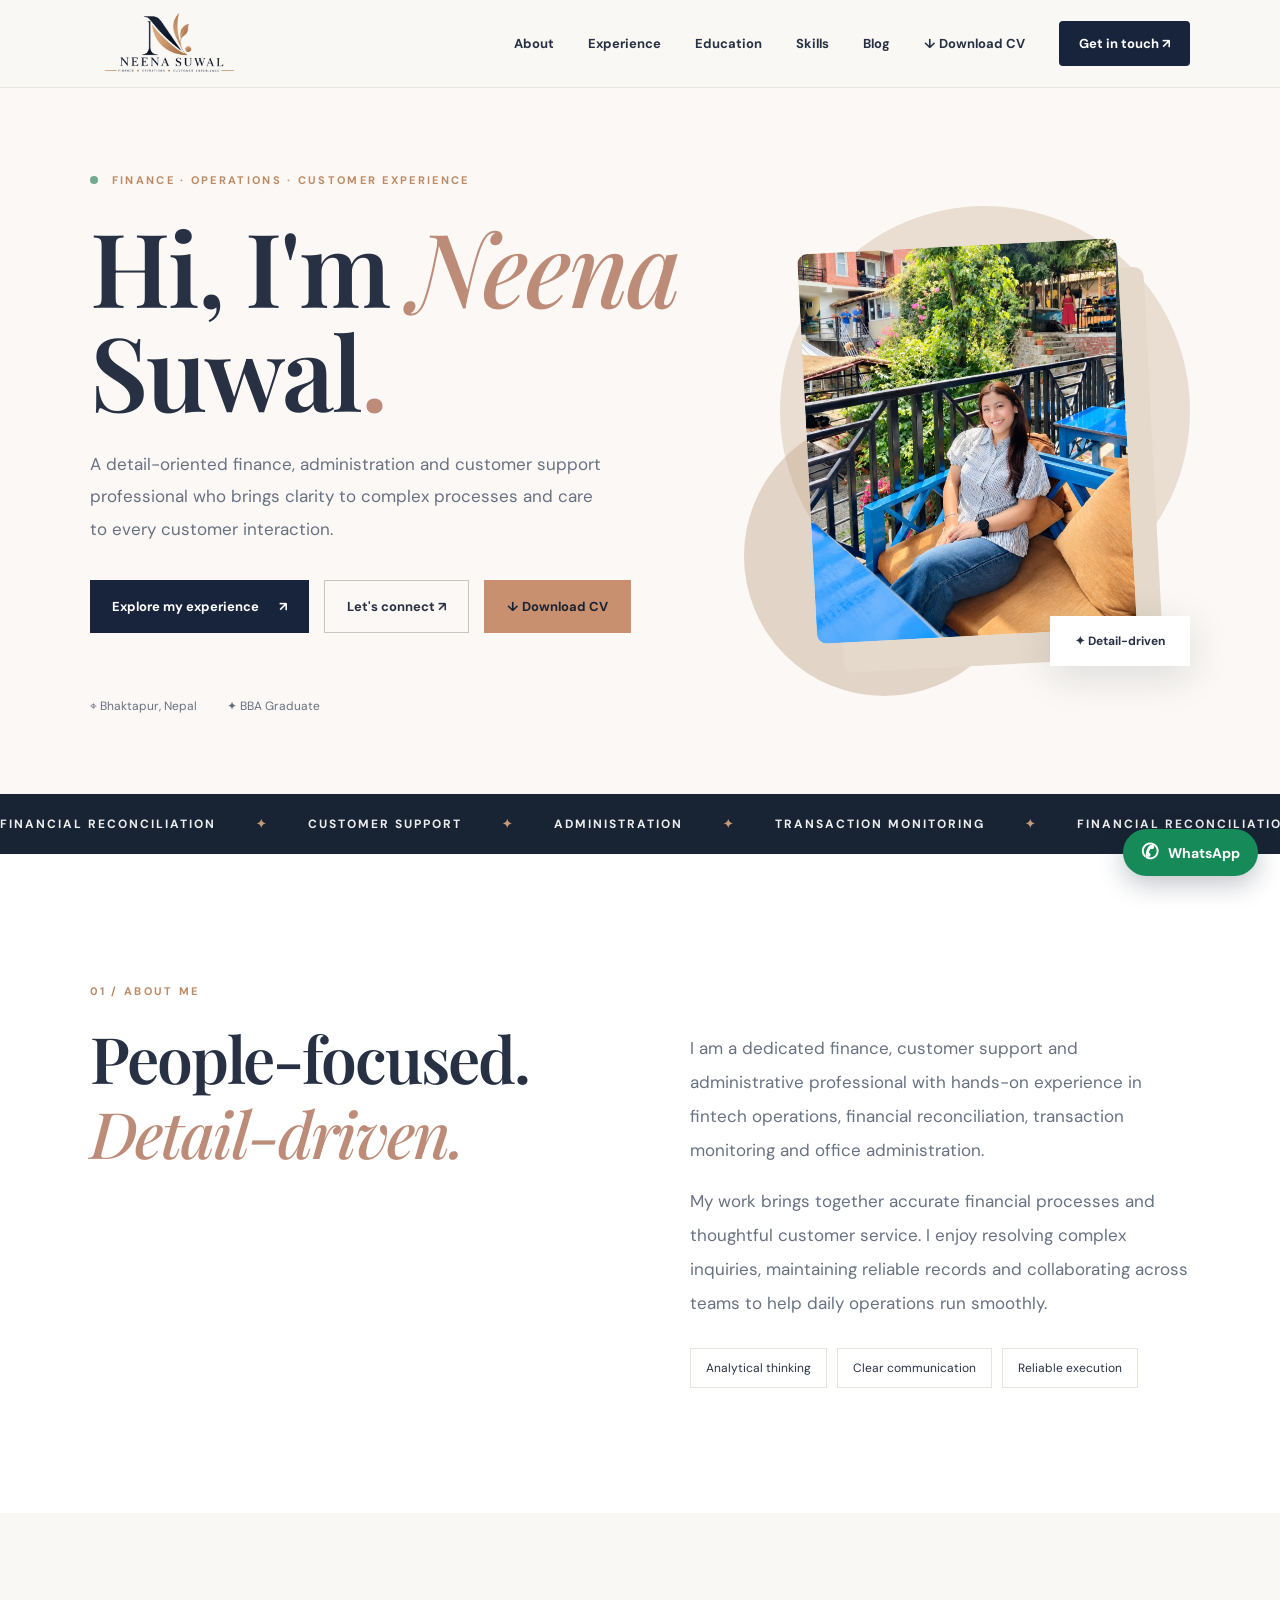
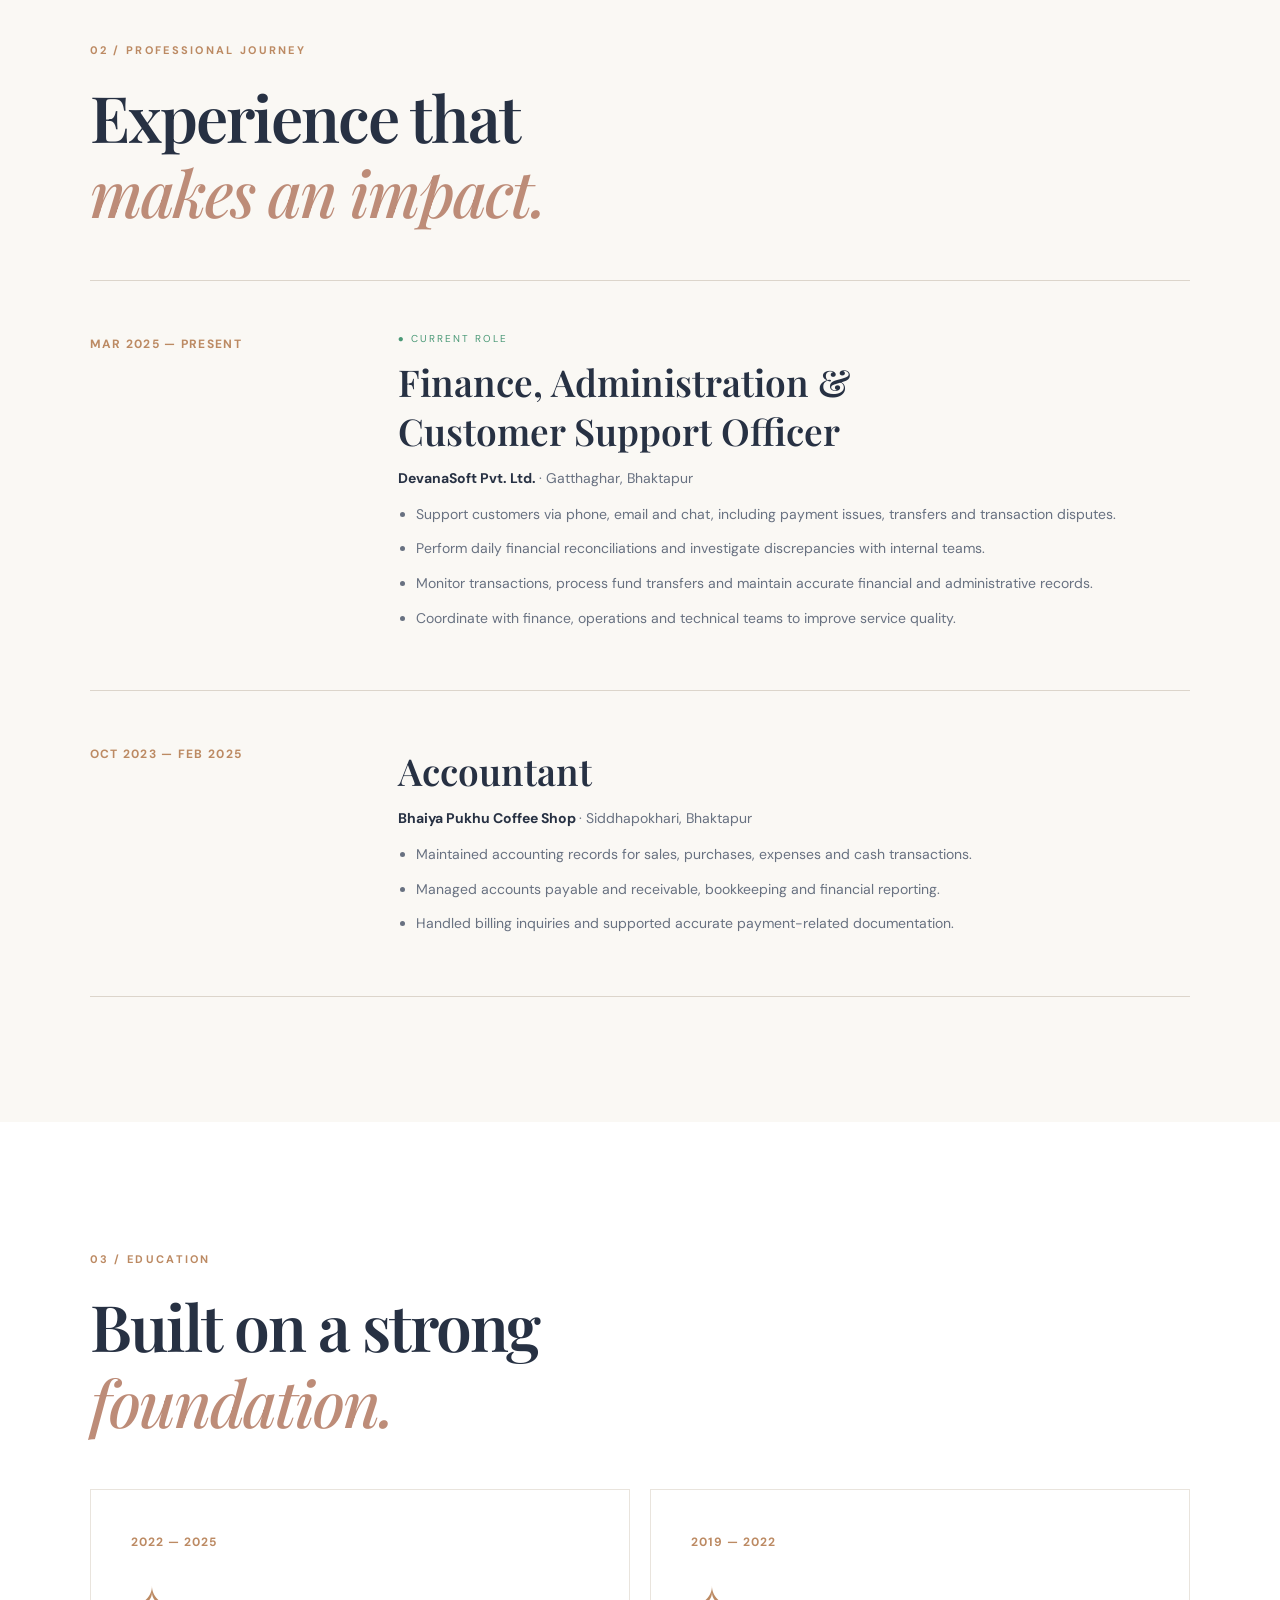
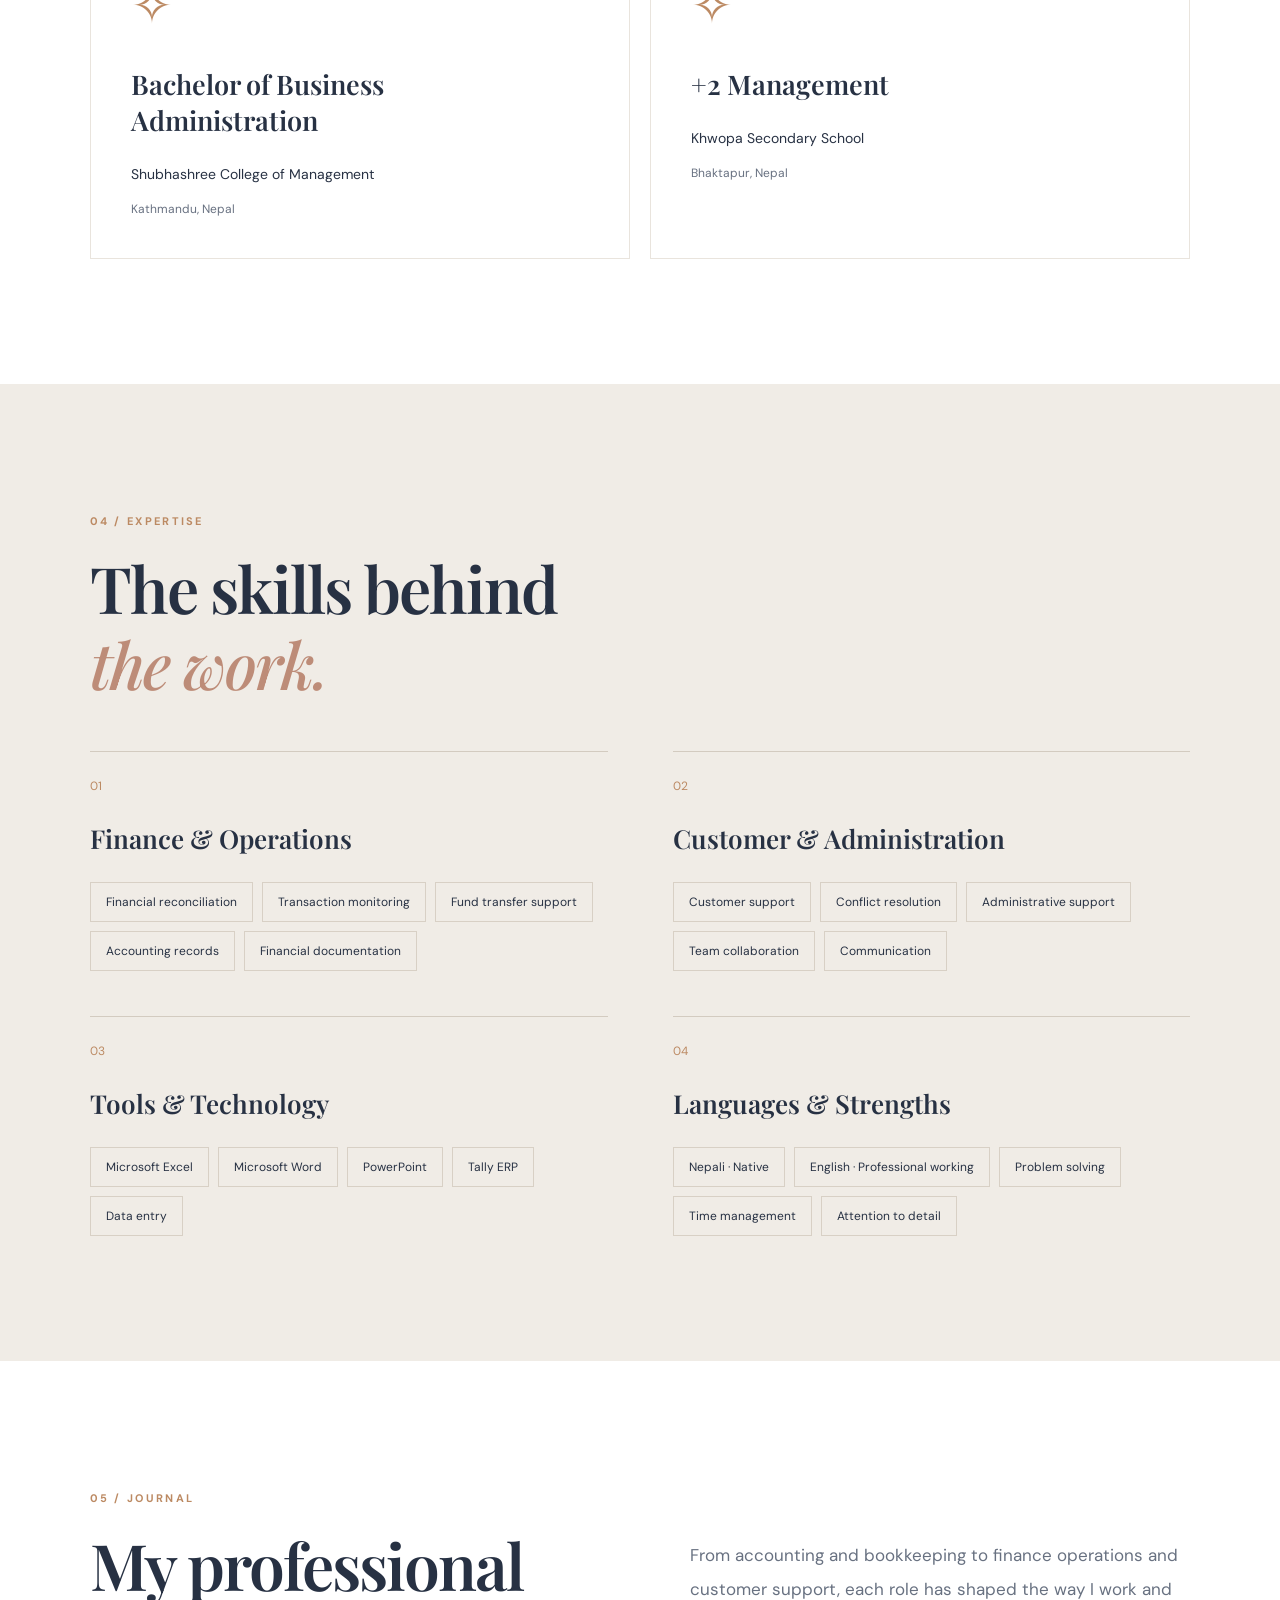
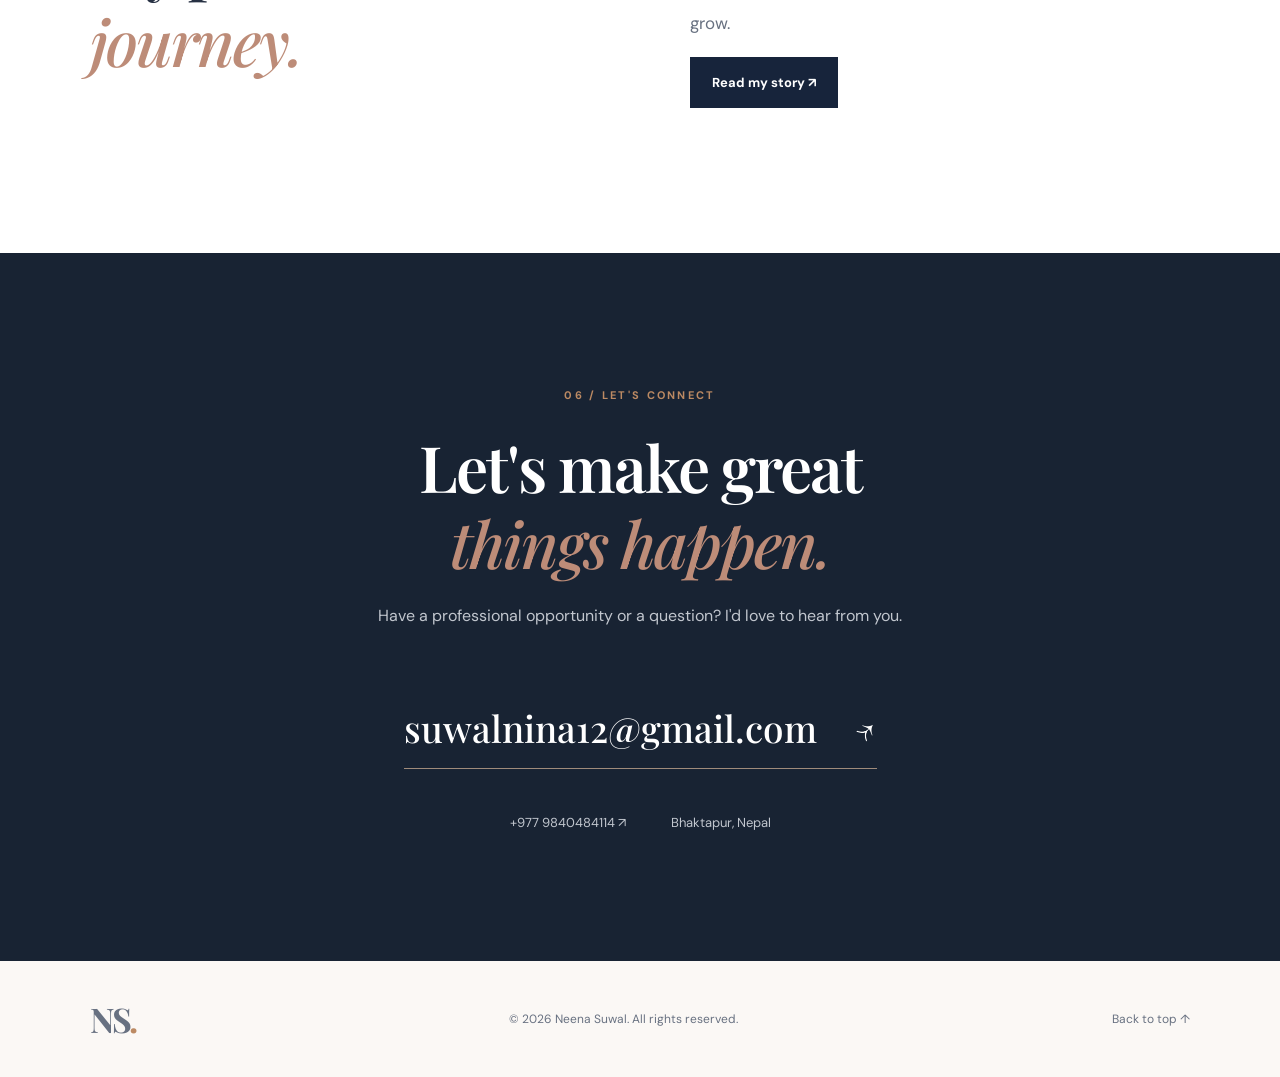
<file: index.html>
<!DOCTYPE html>
<html lang="en">
<head>
<meta charset="UTF-8"><meta name="viewport" content="width=device-width,initial-scale=1"><meta name="description" content="Neena Suwal — Finance, Administration and Customer Support Professional based in Bhaktapur, Nepal."><meta name="theme-color" content="#101827"><title>Neena Suwal | Finance & Operations Professional</title>
<link rel="icon" type="image/png" href="neena-logo.png"><link rel="preconnect" href="https://fonts.googleapis.com"><link rel="preconnect" href="https://fonts.gstatic.com" crossorigin><link href="https://fonts.googleapis.com/css2?family=DM+Sans:wght@400;500;600;700&family=Playfair+Display:wght@500;600;700&display=swap" rel="stylesheet"><link rel="stylesheet" href="style.css">
<script src="site-config.js"></script><script src="site-content.js" defer></script></head>
<body>
<header class="nav"><a class="brand brand-logo" href="#home" aria-label="Neena Suwal home"><img src="neena-logo.png" alt="Neena Suwal logo"></a><button class="menu" aria-label="Toggle navigation" aria-expanded="false">☰</button><nav id="navlinks"><a href="#about">About</a><a href="#experience">Experience</a><a href="#education">Education</a><a href="#skills">Skills</a><a href="blog.html">Blog</a><a href="Neena-Suwal-CV.pdf" download="Neena-Suwal-CV.pdf">↓ Download CV</a><a class="nav-cta" href="#contact">Get in touch ↗</a></nav></header>
<main>
<section id="home" class="hero"><div class="hero-content reveal"><span class="eyebrow"><span class="dot"></span> FINANCE · OPERATIONS · CUSTOMER EXPERIENCE</span><h1>Hi, I'm <em>Neena</em><br>Suwal<span class="period">.</span></h1><p class="hero-sub">A detail-oriented finance, administration and customer support professional who brings clarity to complex processes and care to every customer interaction.</p><div class="actions"><a class="btn primary" href="#experience">Explore my experience <span>↗</span></a><a class="btn ghost" href="mailto:suwalnina12@gmail.com">Let's connect ↗</a><a class="btn cv-download" href="Neena-Suwal-CV.pdf" download="Neena-Suwal-CV.pdf" type="application/pdf" aria-label="Download Neena Suwal CV as PDF">↓ Download CV</a></div><div class="hero-meta"><span>⌖ Bhaktapur, Nepal</span><span>✦ BBA Graduate</span></div></div><div class="hero-art" aria-hidden="true"><div class="orb orb1"></div><div class="orb orb2"></div><div class="art-card portrait-card"><img class="hero-portrait" src="neena-photo.jpg" alt="Neena Suwal seated outdoors" loading="eager" /></div><div class="floating-tag">✦ Detail-driven</div></div></section>
<div class="ticker" aria-hidden="true"><div>FINANCIAL RECONCILIATION <span>✦</span> CUSTOMER SUPPORT <span>✦</span> ADMINISTRATION <span>✦</span> TRANSACTION MONITORING <span>✦</span> FINANCIAL RECONCILIATION <span>✦</span> CUSTOMER SUPPORT <span>✦</span></div></div>
<section id="about" class="section about"><div class="section-heading reveal"><span class="label">01 / ABOUT ME</span><h2>People-focused.<br><em>Detail-driven.</em></h2></div><div class="about-body reveal"><p>I am a dedicated finance, customer support and administrative professional with hands-on experience in fintech operations, financial reconciliation, transaction monitoring and office administration.</p><p>My work brings together accurate financial processes and thoughtful customer service. I enjoy resolving complex inquiries, maintaining reliable records and collaborating across teams to help daily operations run smoothly.</p><div class="pill-row"><span>Analytical thinking</span><span>Clear communication</span><span>Reliable execution</span></div></div></section>
<section id="experience" class="section experience"><div class="section-heading reveal"><span class="label">02 / PROFESSIONAL JOURNEY</span><h2>Experience that<br><em>makes an impact.</em></h2></div><div class="timeline"><article class="job reveal"><div class="job-date">MAR 2025 — PRESENT</div><div class="job-main"><span class="current">● CURRENT ROLE</span><h3>Finance, Administration &<br>Customer Support Officer</h3><p class="company">DevanaSoft Pvt. Ltd. <span>· Gatthaghar, Bhaktapur</span></p><ul><li>Support customers via phone, email and chat, including payment issues, transfers and transaction disputes.</li><li>Perform daily financial reconciliations and investigate discrepancies with internal teams.</li><li>Monitor transactions, process fund transfers and maintain accurate financial and administrative records.</li><li>Coordinate with finance, operations and technical teams to improve service quality.</li></ul></div></article><article class="job reveal"><div class="job-date">OCT 2023 — FEB 2025</div><div class="job-main"><h3>Accountant</h3><p class="company">Bhaiya Pukhu Coffee Shop <span>· Siddhapokhari, Bhaktapur</span></p><ul><li>Maintained accounting records for sales, purchases, expenses and cash transactions.</li><li>Managed accounts payable and receivable, bookkeeping and financial reporting.</li><li>Handled billing inquiries and supported accurate payment-related documentation.</li></ul></div></article></div></section>
<section id="education" class="section education"><div class="section-heading reveal"><span class="label">03 / EDUCATION</span><h2>Built on a strong<br><em>foundation.</em></h2></div><div class="edu-grid"><article class="edu-card reveal"><span class="edu-year">2022 — 2025</span><div class="edu-icon">✧</div><h3>Bachelor of Business Administration</h3><p>Shubhashree College of Management</p><span class="edu-place">Kathmandu, Nepal</span></article><article class="edu-card reveal"><span class="edu-year">2019 — 2022</span><div class="edu-icon">✧</div><h3>+2 Management</h3><p>Khwopa Secondary School</p><span class="edu-place">Bhaktapur, Nepal</span></article></div></section>
<section id="skills" class="section skills"><div class="section-heading reveal"><span class="label">04 / EXPERTISE</span><h2>The skills behind<br><em>the work.</em></h2></div><div class="skills-grid reveal"><div class="skill-group"><span class="skill-num">01</span><h3>Finance & Operations</h3><div class="skill-tags"><span>Financial reconciliation</span><span>Transaction monitoring</span><span>Fund transfer support</span><span>Accounting records</span><span>Financial documentation</span></div></div><div class="skill-group"><span class="skill-num">02</span><h3>Customer & Administration</h3><div class="skill-tags"><span>Customer support</span><span>Conflict resolution</span><span>Administrative support</span><span>Team collaboration</span><span>Communication</span></div></div><div class="skill-group"><span class="skill-num">03</span><h3>Tools & Technology</h3><div class="skill-tags"><span>Microsoft Excel</span><span>Microsoft Word</span><span>PowerPoint</span><span>Tally ERP</span><span>Data entry</span></div></div><div class="skill-group"><span class="skill-num">04</span><h3>Languages & Strengths</h3><div class="skill-tags"><span>Nepali · Native</span><span>English · Professional working</span><span>Problem solving</span><span>Time management</span><span>Attention to detail</span></div></div></div></section>
<section id="blog" class="section about"><div class="section-heading reveal"><span class="label">05 / JOURNAL</span><h2>My professional<br><em>journey.</em></h2></div><div class="about-body reveal"><p>From accounting and bookkeeping to finance operations and customer support, each role has shaped the way I work and grow.</p><a class="btn primary" href="blog.html">Read my story ↗</a></div></section>
<section id="contact" class="contact section"><span class="label reveal">06 / LET'S CONNECT</span><h2 class="reveal">Let's make great<br><em>things happen.</em></h2><p class="reveal">Have a professional opportunity or a question? I'd love to hear from you.</p><a class="contact-email reveal" href="mailto:suwalnina12@gmail.com">suwalnina12@gmail.com <span>↗</span></a><div class="contact-details reveal"><a href="tel:+9779840484114">+977 9840484114 ↗</a><span>Bhaktapur, Nepal</span></div></section>
</main><footer><a href="#home" class="brand">NS<span>.</span></a><span>© <span id="year"></span> Neena Suwal. All rights reserved.</span><a href="#home">Back to top ↑</a></footer>
<!-- WhatsApp contact: verify this phone number is registered on WhatsApp before publishing. -->
<a class="whatsapp-chat" href="https://wa.me/9779840484114?text=Hello%20Neena%2C%20I%20visited%20your%20portfolio%20website." target="_blank" rel="noopener noreferrer" aria-label="Message Neena on WhatsApp"><span aria-hidden="true">✆</span><span>WhatsApp</span></a>
<script src="botpress-config.js"></script>
<script src="script.js"></script>
</body></html>
</file>
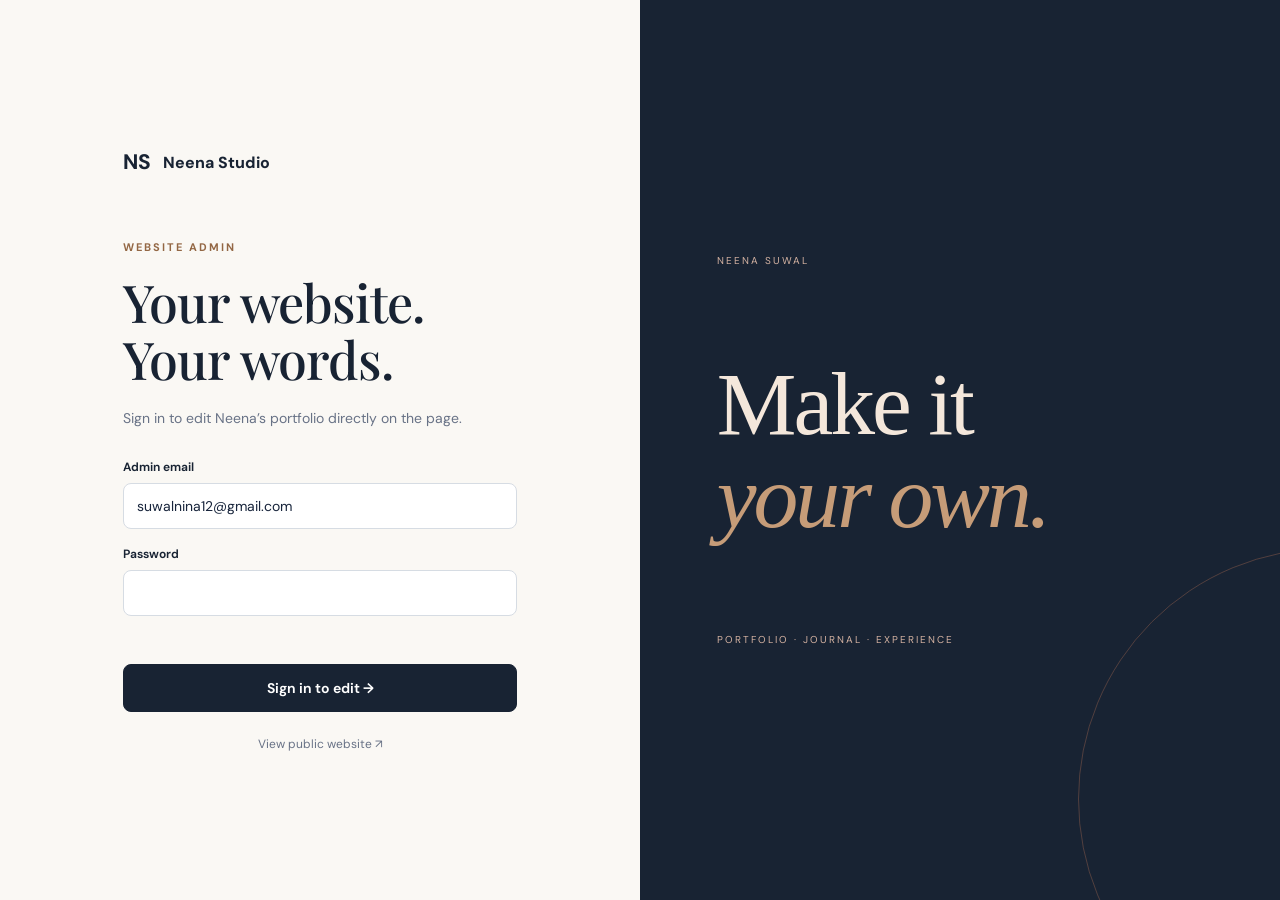
<file: admin/index.html>
<!doctype html>
<html lang="en"><head><meta charset="utf-8"><meta name="viewport" content="width=device-width,initial-scale=1"><meta name="robots" content="noindex,nofollow"><title>Neena Studio | Admin</title><link rel="preconnect" href="https://fonts.googleapis.com"><link rel="preconnect" href="https://fonts.gstatic.com" crossorigin><link href="https://fonts.googleapis.com/css2?family=DM+Sans:wght@400;500;600;700&family=Playfair+Display:wght@500;600;700&display=swap" rel="stylesheet"><link rel="stylesheet" href="/admin/studio.css?v=neena-theme-2"></head>
<body>
<main id="login-screen" class="login-screen">
<form id="login-form" class="login-card">
<a class="wordmark" href="/index.html">NS<span>Neena Studio</span></a>
<p class="eyebrow">WEBSITE ADMIN</p><h1>Your website.<br>Your words.</h1>
<p class="intro">Sign in to edit Neena’s portfolio directly on the page.</p>
<label for="email">Admin email</label><input id="email" name="email" type="email" autocomplete="username" required value="suwalnina12@gmail.com">
<label for="password">Password</label><input id="password" name="password" type="password" autocomplete="current-password" required>
<p id="login-error" class="error" role="alert"></p><button id="login-button" class="primary" type="submit">Sign in to edit →</button>
<a class="back-link" href="/index.html">View public website ↗</a>
</form><div class="login-art" aria-hidden="true"><span>NEENA SUWAL</span><p>Make it<br><em>your own.</em></p><small>PORTFOLIO · JOURNAL · EXPERIENCE</small></div>
</main>
<section id="workspace" hidden><aside class="studio-sidebar"><a class="studio-brand" href="/index.html" target="_blank"><img src="/neena-logo.png" alt="Neena logo"><span>Neena <b>Studio</b><small>Portfolio manager</small></span></a><nav aria-label="Admin menu"><button data-tab="dashboard">◫ <span>Dashboard</span></button><button data-tab="visual">✎ <span>Visual editor</span></button><button data-tab="content">▤ <span>Content manager</span></button><button data-tab="media">▧ <span>Media & CV</span></button><button data-tab="blogs">✍ <span>Blog manager</span></button><button data-tab="seo">⌕ <span>SEO settings</span></button><button data-tab="analytics">▥ <span>Analytics</span></button><button data-tab="settings">⚙ <span>Settings</span></button></nav><div class="studio-sidebar-bottom"><span id="user-email"></span><button id="signout">↪ Sign out</button></div></aside><div class="studio-main">
<header class="toolbar"><button id="menu-toggle" aria-label="Toggle menu">☰</button><div class="breadcrumb">Neena Suwal / <b id="tab-title">Dashboard</b><small>Manage your website in one place.</small></div><div class="identity"><b>NS</b><span>Neena Studio</span></div>
<div class="view-controls"><label class="sr-only" for="page">Page</label><select id="page"><option value="/index.html">Homepage</option><option value="/blog.html">Journal</option></select><button id="desktop" aria-pressed="true">Desktop</button><button id="mobile" aria-pressed="false">Mobile</button></div>
<div class="actions"><span id="save-state" role="status" aria-live="polite">Ready</span><button id="settings">⚙</button><button id="reset">Discard draft</button><a href="/index.html" target="_blank" rel="noopener">View site ↗</a><button id="publish" class="primary">Publish changes</button></div></header>
<div id="visual-view" class="studio-view" hidden><div class="edit-strip"><span><i></i> Editing mode · Click any highlighted text and start typing</span><span>Changes go live when you publish</span></div>
<p id="workspace-error" class="workspace-error" role="alert" hidden></p>
<div class="canvas"><iframe id="preview" title="Editable website" hidden></iframe><p id="loading">Loading your website…</p></div>
</div><aside id="settings-panel" class="settings-panel studio-view" hidden><div class="drawer-heading"><h2>Settings</h2><button id="close-settings" aria-label="Close settings">×</button></div>
<p class="hint">Text is edited directly on the website. Set colors and search appearance here.</p><div id="settings-fields"></div><div class="backup"><button id="export">Download draft backup</button><label class="file-label" for="import-file">Restore draft backup<input id="import-file" type="file" accept="application/json"></label></div></aside>
<section id="dashboard-view" class="studio-view page-panel"><div class="welcome"><span class="pill">YOUR WEBSITE CONTROL CENTER</span><h1>Welcome to <em>Neena Studio</em></h1><p>Update your portfolio content and preview edits before publishing.</p><button data-open="visual">Open visual editor →</button></div><div class="stat-grid"><div class="stat"><span>Editable fields</span><strong id="field-count">—</strong><small>Across your portfolio</small></div><div class="stat"><span>Publishing</span><strong>Connected</strong><small>Sign-in protected</small></div><div class="stat"><span>Website</span><strong>Online</strong><small><a href="/index.html" target="_blank" rel="noopener">View public website ↗</a></small></div></div><div class="info"><h2>Photos, logos & CV</h2><p>Open Media & CV to upload a portrait, replace your logo, change the journal image, or upload a new PDF. You can also click an image in the visual editor.</p><button data-open="media">Manage images & CV →</button></div></section>
<section id="content-view" class="studio-view page-panel" hidden><h1>Content manager</h1><p class="hint">Edit portfolio text here or click it directly in Visual editor.</p><div id="content-fields" class="content-grid"></div></section>
<section id="media-view" class="studio-view page-panel" hidden><h1>Media & CV</h1><p class="hint">Choose a destination, upload an image or PDF, preview it, then publish.</p><div class="info upload-card"><h2>Upload a file</h2><label for="media-target">Destination</label><select id="media-target"><option value="hero_photo">Homepage portrait</option><option value="header_logo">Website logo</option><option value="blog_photo">Journal image</option><option value="cv_link">Download CV (PDF)</option></select><label for="media-file">Choose image or PDF</label><input id="media-file" type="file" accept="image/png,image/jpeg,image/webp,application/pdf"><button id="upload-media" class="primary">Upload & use in draft</button><p id="upload-result" class="hint" role="status"></p><small>PNG, JPG, WebP or PDF · Up to 10 MB · Uploaded files are publicly accessible.</small></div><div id="media-fields" class="content-grid"></div></section>
<section id="blogs-view" class="studio-view page-panel" hidden><h1>Blog manager</h1><p class="hint">Edit the existing story directly, or add journal posts below. Changes go live with Publish changes.</p><button id="edit-journal">Edit existing story →</button><div class="info"><h2 id="post-heading">New post</h2><form id="post-form"><label for="post-title">Title</label><input id="post-title" required maxlength="180"><label for="post-summary">Summary</label><textarea id="post-summary" rows="3"></textarea><label for="post-body">Article body</label><textarea id="post-body" required rows="10"></textarea><label class="checkbox-label"><input id="post-visible" type="checkbox" checked> Include on journal page</label><button type="submit" class="primary">Save post to draft</button><button id="post-new" type="button">New post</button><p id="post-status" class="hint" role="status"></p></form></div><div class="info"><h2>Your posts</h2><div id="post-list"></div></div></section>
<section id="seo-view" class="studio-view page-panel" hidden><h1>SEO settings</h1><div class="info"><label for="seo-title">Page title</label><input id="seo-title" data-setting="page_title"><label for="seo-description">Search description</label><textarea id="seo-description" data-setting="meta_description" rows="4"></textarea><p class="hint">Metadata is updated in the browser when published. Search engines and social previews may use the static page metadata.</p></div></section>
<section id="analytics-view" class="studio-view page-panel" hidden><h1>Analytics</h1><div class="info"><h2>Vercel Web Analytics</h2><p>Visitor tracking is not configured for this website yet. Visit the hosting dashboard to enable analytics and view real traffic statistics.</p><a href="https://vercel.com/aashish-33b8/neena-suwal-portfolio/analytics" target="_blank" rel="noopener">Open Vercel Analytics ↗</a></div><div class="stat-grid"><div class="stat"><span>Published posts</span><strong id="post-count">0</strong></div><div class="stat"><span>Media slots</span><strong>4</strong></div><div class="stat"><span>Content fields</span><strong id="analytics-field-count">—</strong></div></div></section>
</div>
</section><script src="/site-config.js"></script><script src="/admin/admin.js?v=media-menu-1"></script><script src="/admin/menu.js?v=media-menu-1"></script>
</body></html>
</file>
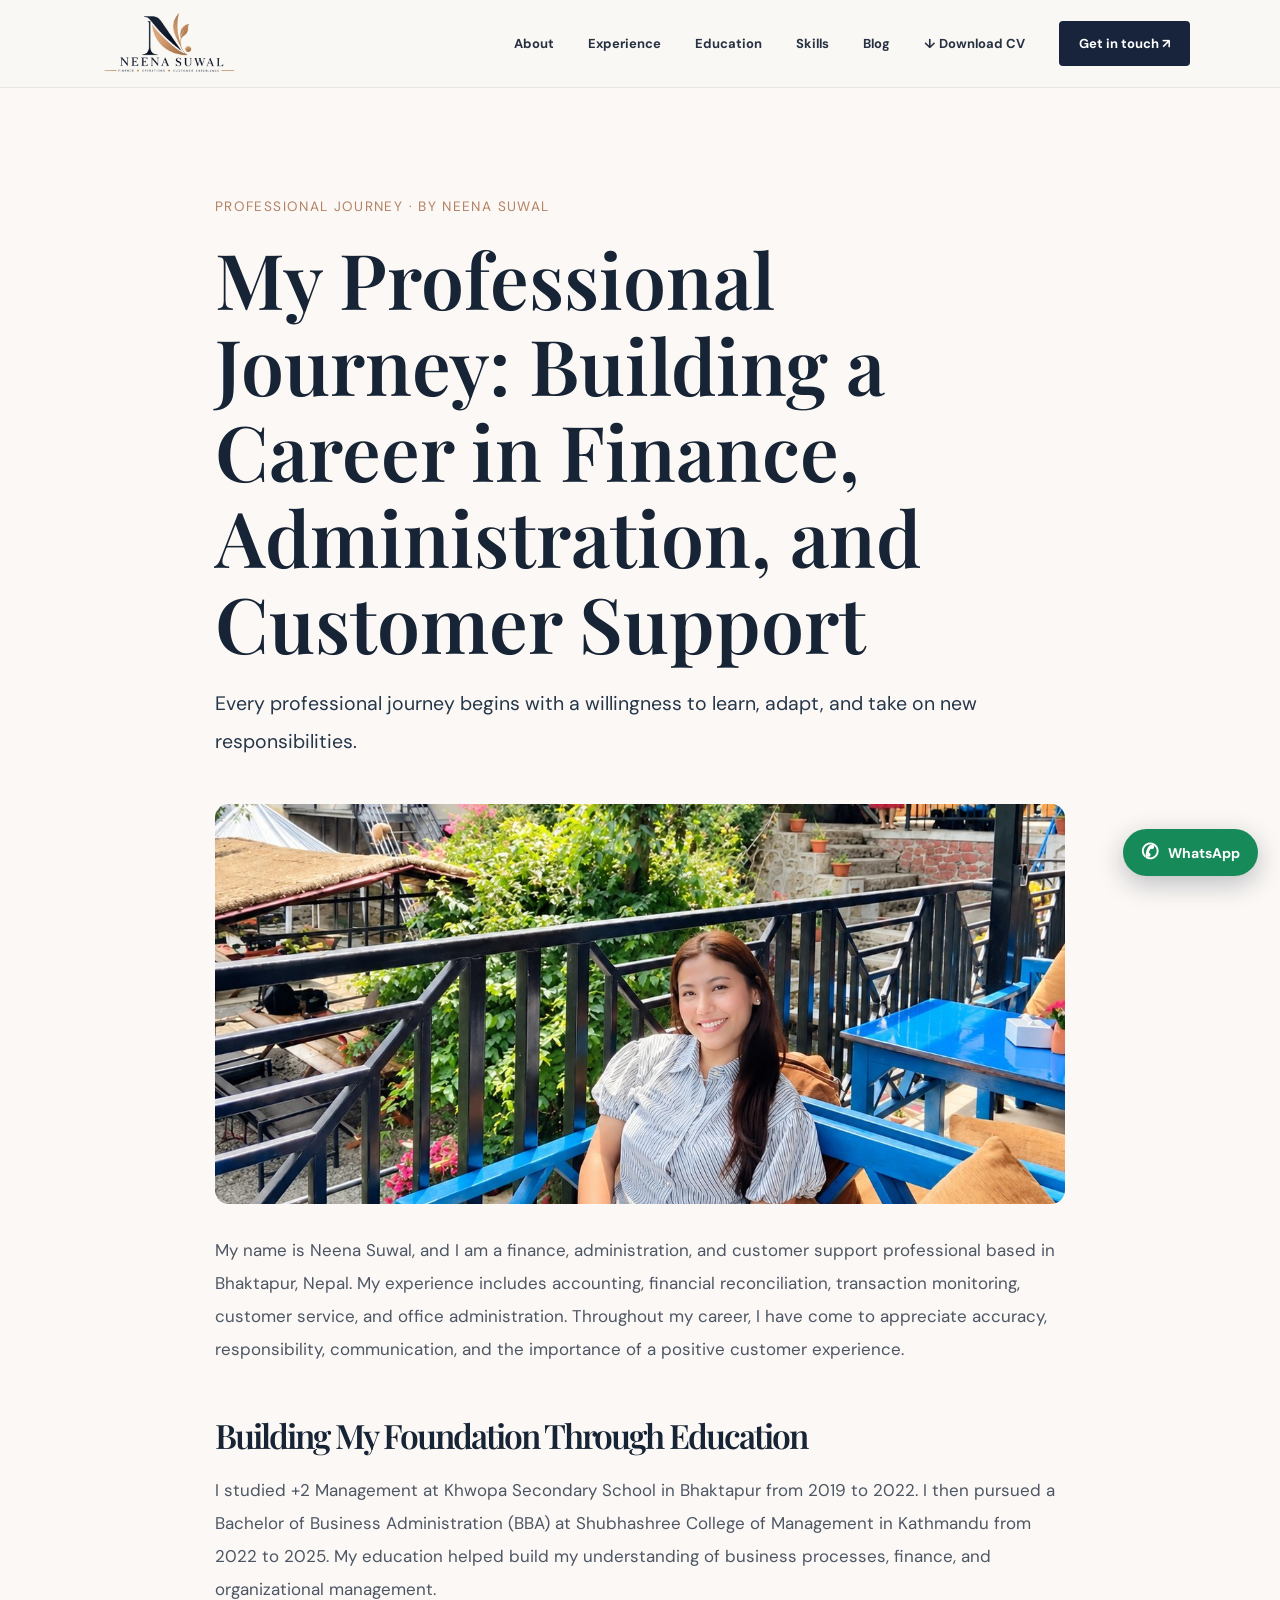
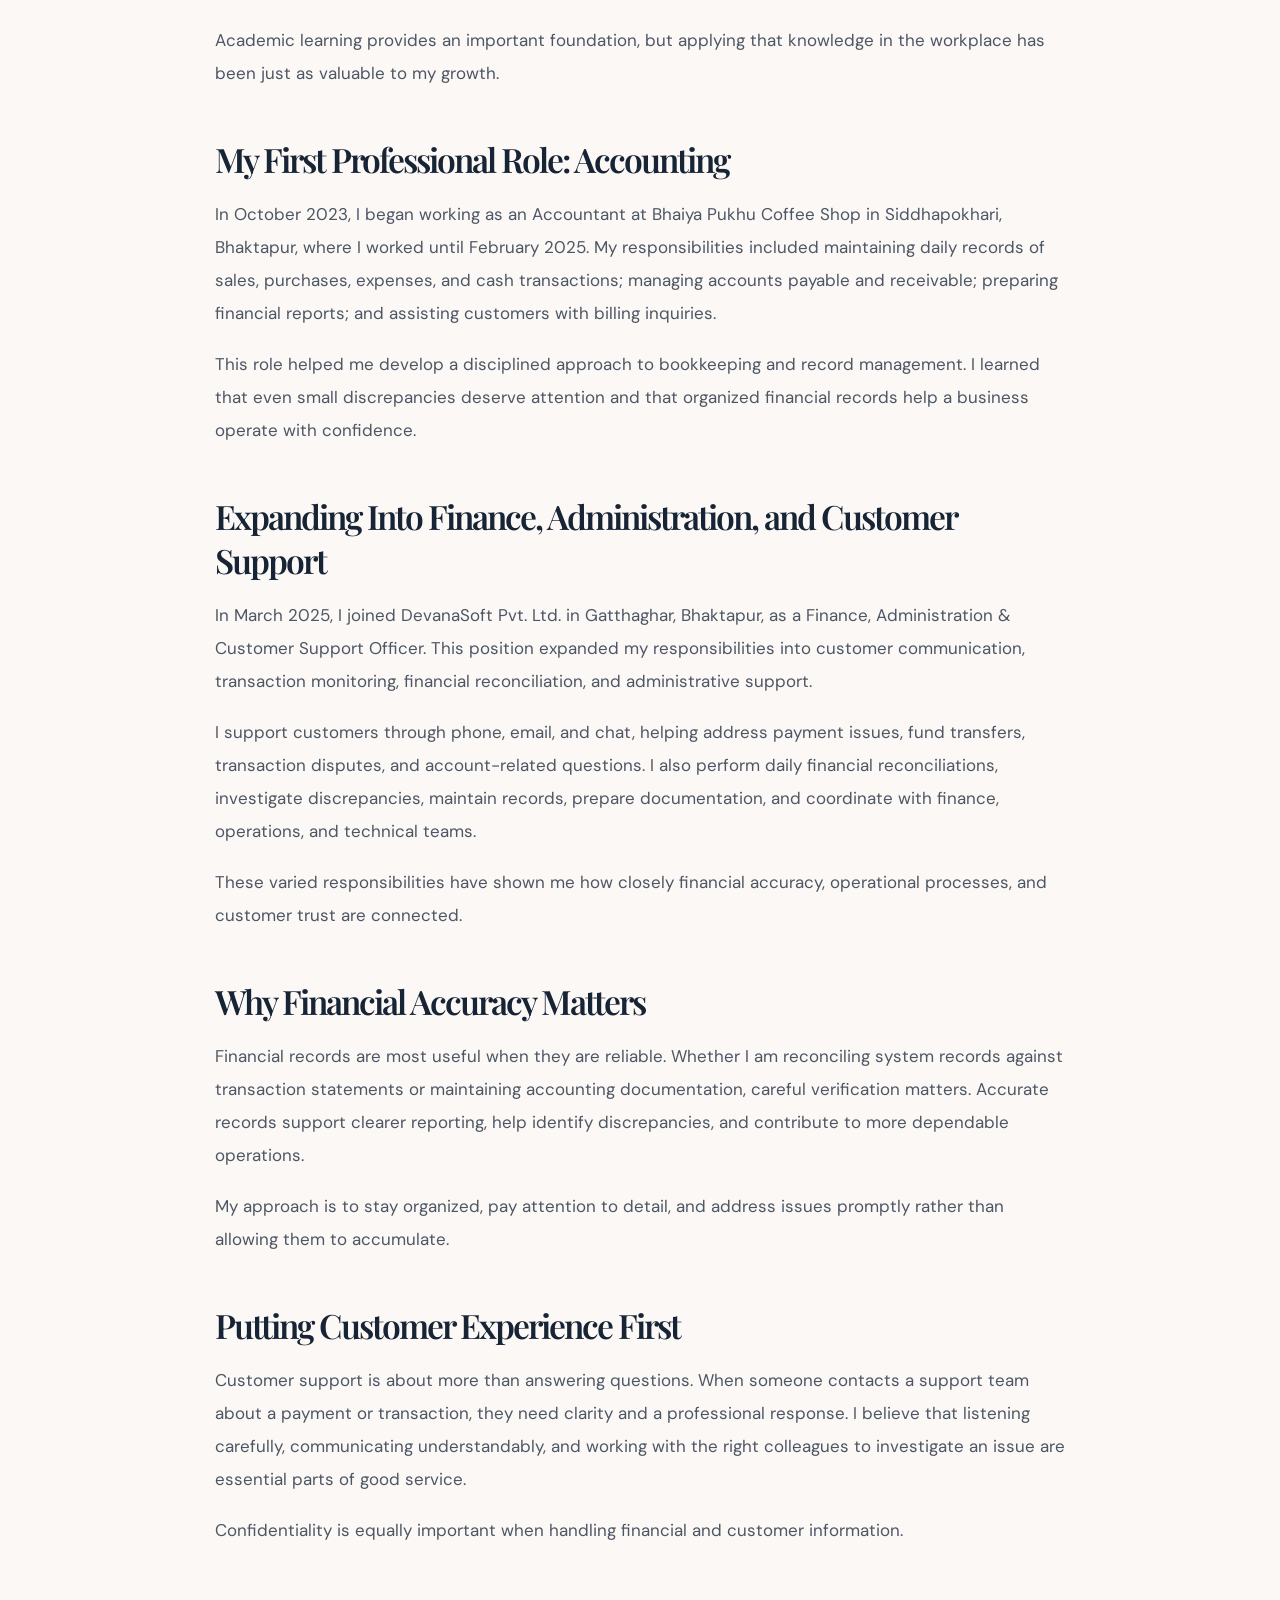
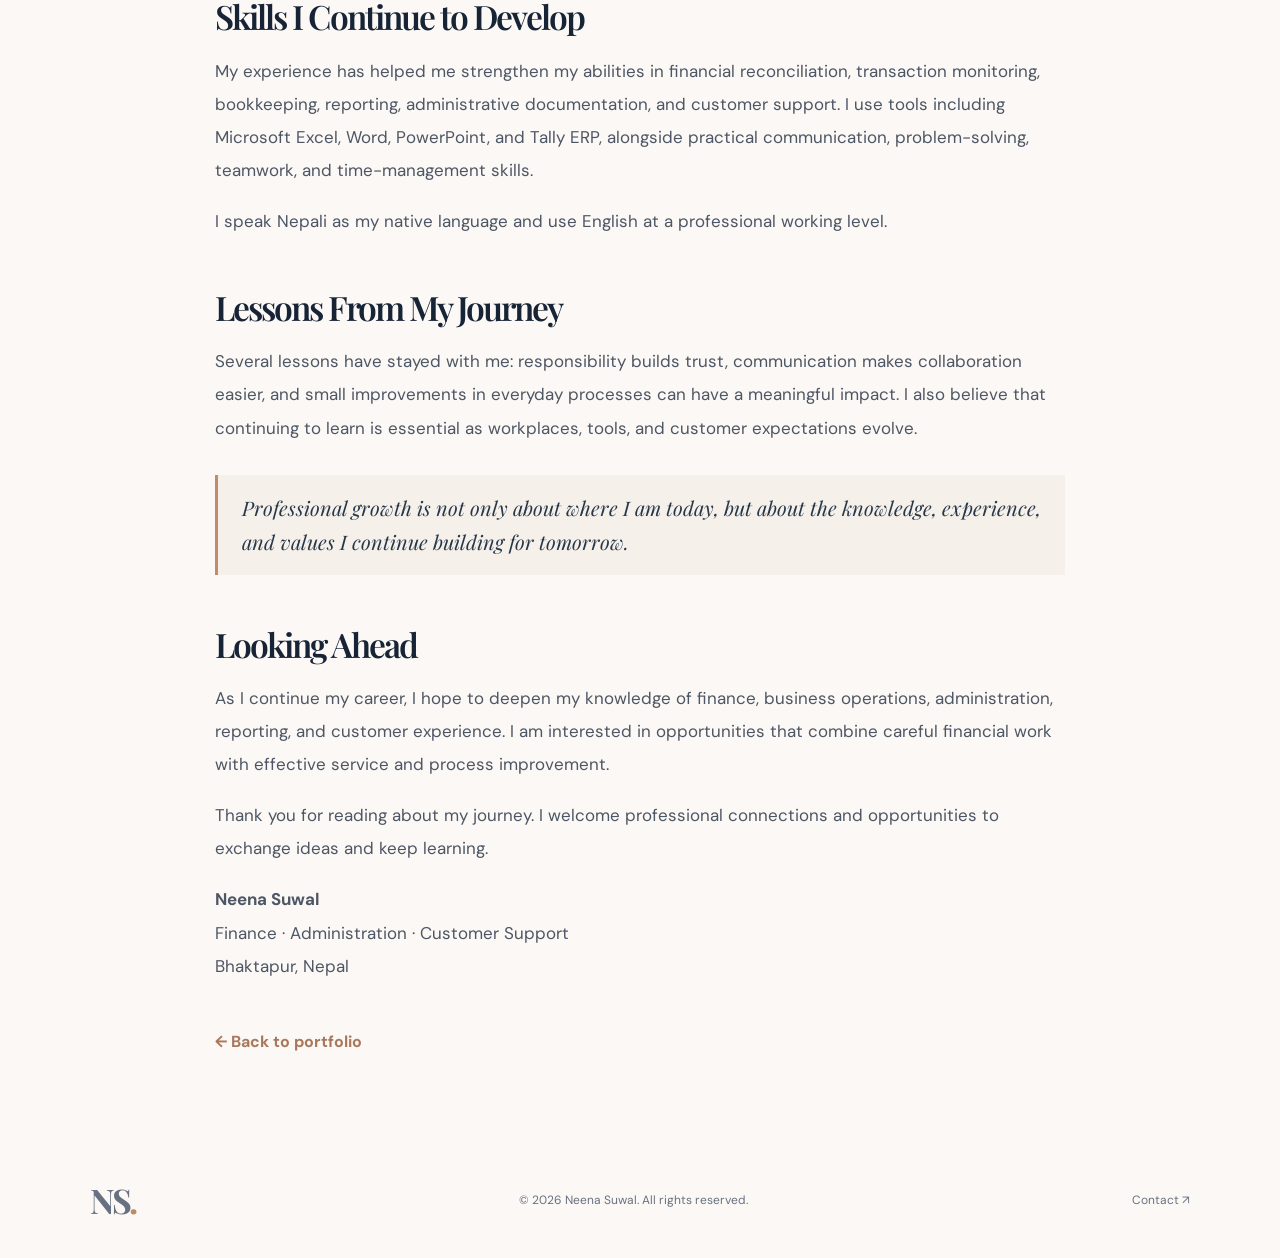
<file: blog.html>
<!DOCTYPE html><html lang="en"><head><meta charset="UTF-8"><meta name="viewport" content="width=device-width, initial-scale=1"><meta name="description" content="Neena Suwal shares her professional journey in finance, administration and customer support."><title>My Professional Journey | Neena Suwal</title><link rel="icon" href="neena-logo.png"><link rel="preconnect" href="https://fonts.googleapis.com"><link rel="preconnect" href="https://fonts.gstatic.com" crossorigin><link href="https://fonts.googleapis.com/css2?family=DM+Sans:wght@400;500;600;700&family=Playfair+Display:wght@500;600;700&display=swap" rel="stylesheet"><link rel="stylesheet" href="style.css"><style>
.blog-wrap{max-width:900px;margin:auto;padding:110px 25px 90px}.blog-wrap h1{font:600 clamp(2.5rem,6vw,4.8rem)/1.12 'Playfair Display',serif;color:#172435;margin:20px 0}.blog-wrap h2{font:600 clamp(1.5rem,3vw,2.1rem)/1.3 'Playfair Display',serif;color:#172435;margin:48px 0 16px}.blog-wrap p,.blog-wrap li{font-size:1.06rem;line-height:1.95;color:#4d5664;margin:0 0 18px}.blog-wrap ul{padding-left:25px}.blog-wrap .meta{color:#b58163;font-size:.85rem;letter-spacing:.1em;text-transform:uppercase}.blog-wrap .lead{font-size:1.22rem;color:#26374a}.blog-wrap .blog-hero{width:100%;max-height:400px;object-fit:cover;object-position:center 38%;border-radius:14px;margin:25px 0}.blog-wrap .back{display:inline-block;margin-top:30px;color:#a9785c;font-weight:700}.blog-wrap blockquote{border-left:3px solid #c28b6c;padding:16px 24px;background:#f5f0e9;color:#26374a;font:italic 1.25rem/1.7 'Playfair Display',serif;margin:30px 0}@media(max-width:640px){.blog-wrap{padding-top:75px}.blog-wrap .blog-hero{max-height:300px}}
</style><script src="site-config.js"></script><script src="site-content.js" defer></script></head><body><header class="nav"><a class="brand brand-logo" href="index.html#home" aria-label="Neena Suwal home"><img src="neena-logo.png" alt="Neena Suwal logo"></a><button class="menu" aria-label="Toggle navigation" aria-expanded="false">☰</button><nav id="navlinks"><a href="index.html#about">About</a><a href="index.html#experience">Experience</a><a href="index.html#education">Education</a><a href="index.html#skills">Skills</a><a href="blog.html" aria-current="page">Blog</a><a href="Neena-Suwal-CV.pdf" download>↓ Download CV</a><a class="nav-cta" href="index.html#contact">Get in touch ↗</a></nav></header><main><article class="blog-wrap"><div class="meta">Professional journey · By Neena Suwal</div><h1>My Professional Journey: Building a Career in Finance, Administration, and Customer Support</h1><p class="lead">Every professional journey begins with a willingness to learn, adapt, and take on new responsibilities.</p><img class="blog-hero" src="neena-photo.jpg" alt="Neena Suwal seated outdoors"><p>My name is Neena Suwal, and I am a finance, administration, and customer support professional based in Bhaktapur, Nepal. My experience includes accounting, financial reconciliation, transaction monitoring, customer service, and office administration. Throughout my career, I have come to appreciate accuracy, responsibility, communication, and the importance of a positive customer experience.</p>
<h2>Building My Foundation Through Education</h2><p>I studied +2 Management at Khwopa Secondary School in Bhaktapur from 2019 to 2022. I then pursued a Bachelor of Business Administration (BBA) at Shubhashree College of Management in Kathmandu from 2022 to 2025. My education helped build my understanding of business processes, finance, and organizational management.</p><p>Academic learning provides an important foundation, but applying that knowledge in the workplace has been just as valuable to my growth.</p>
<h2>My First Professional Role: Accounting</h2><p>In October 2023, I began working as an Accountant at Bhaiya Pukhu Coffee Shop in Siddhapokhari, Bhaktapur, where I worked until February 2025. My responsibilities included maintaining daily records of sales, purchases, expenses, and cash transactions; managing accounts payable and receivable; preparing financial reports; and assisting customers with billing inquiries.</p><p>This role helped me develop a disciplined approach to bookkeeping and record management. I learned that even small discrepancies deserve attention and that organized financial records help a business operate with confidence.</p>
<h2>Expanding Into Finance, Administration, and Customer Support</h2><p>In March 2025, I joined DevanaSoft Pvt. Ltd. in Gatthaghar, Bhaktapur, as a Finance, Administration &amp; Customer Support Officer. This position expanded my responsibilities into customer communication, transaction monitoring, financial reconciliation, and administrative support.</p><p>I support customers through phone, email, and chat, helping address payment issues, fund transfers, transaction disputes, and account-related questions. I also perform daily financial reconciliations, investigate discrepancies, maintain records, prepare documentation, and coordinate with finance, operations, and technical teams.</p><p>These varied responsibilities have shown me how closely financial accuracy, operational processes, and customer trust are connected.</p>
<h2>Why Financial Accuracy Matters</h2><p>Financial records are most useful when they are reliable. Whether I am reconciling system records against transaction statements or maintaining accounting documentation, careful verification matters. Accurate records support clearer reporting, help identify discrepancies, and contribute to more dependable operations.</p><p>My approach is to stay organized, pay attention to detail, and address issues promptly rather than allowing them to accumulate.</p>
<h2>Putting Customer Experience First</h2><p>Customer support is about more than answering questions. When someone contacts a support team about a payment or transaction, they need clarity and a professional response. I believe that listening carefully, communicating understandably, and working with the right colleagues to investigate an issue are essential parts of good service.</p><p>Confidentiality is equally important when handling financial and customer information.</p>
<h2>Skills I Continue to Develop</h2><p>My experience has helped me strengthen my abilities in financial reconciliation, transaction monitoring, bookkeeping, reporting, administrative documentation, and customer support. I use tools including Microsoft Excel, Word, PowerPoint, and Tally ERP, alongside practical communication, problem-solving, teamwork, and time-management skills.</p><p>I speak Nepali as my native language and use English at a professional working level.</p>
<h2>Lessons From My Journey</h2><p>Several lessons have stayed with me: responsibility builds trust, communication makes collaboration easier, and small improvements in everyday processes can have a meaningful impact. I also believe that continuing to learn is essential as workplaces, tools, and customer expectations evolve.</p><blockquote>Professional growth is not only about where I am today, but about the knowledge, experience, and values I continue building for tomorrow.</blockquote>
<h2>Looking Ahead</h2><p>As I continue my career, I hope to deepen my knowledge of finance, business operations, administration, reporting, and customer experience. I am interested in opportunities that combine careful financial work with effective service and process improvement.</p><p>Thank you for reading about my journey. I welcome professional connections and opportunities to exchange ideas and keep learning.</p><p><strong>Neena Suwal</strong><br>Finance · Administration · Customer Support<br>Bhaktapur, Nepal</p><a class="back" href="index.html#home">← Back to portfolio</a></article></main><footer><a href="index.html#home" class="brand">NS<span>.</span></a><span>© <span id="year"></span> Neena Suwal. All rights reserved.</span><a href="index.html#contact">Contact ↗</a></footer><a class="whatsapp-chat" href="https://wa.me/9779840484114?text=Hello%20Neena%2C%20I%20visited%20your%20portfolio%20website." target="_blank" rel="noopener noreferrer" aria-label="Message Neena on WhatsApp"><span aria-hidden="true">✆</span><span>WhatsApp</span></a><script src="botpress-config.js"></script><script src="script.js"></script></body></html>
</file>
<file: style.css>
:root{--ink:#182333;--muted:#687181;--cream:#faf8f4;--white:#fff;--accent:#bc8a63;--line:#e9e4dd}*{box-sizing:border-box}html{scroll-behavior:smooth}body{margin:0;color:var(--ink);background:var(--cream);font-family:'DM Sans',sans-serif}a{color:inherit;text-decoration:none}button{font:inherit}.nav{height:88px;display:flex;align-items:center;justify-content:space-between;padding:0 7%;background:rgba(250,248,244,.94);position:sticky;top:0;z-index:30;border-bottom:1px solid var(--line);backdrop-filter:blur(14px)}.brand{font:700 34px 'Playfair Display',serif;letter-spacing:-3px}.brand span,.period{color:var(--accent)}nav{display:flex;align-items:center;gap:34px}nav a{font-size:13px;font-weight:700}nav a:hover{color:var(--accent)}.nav-cta{background:var(--ink);color:white;padding:14px 20px;border-radius:4px}.nav-cta:hover{color:white;background:var(--accent)}.menu{display:none}.hero{min-height:680px;display:grid;grid-template-columns:1.15fr .85fr;align-items:center;padding:80px 7%;gap:50px;overflow:hidden}.eyebrow,.label{font-size:11px;letter-spacing:2.3px;font-weight:700;color:var(--accent)}.dot{display:inline-block;background:#72aa8e;width:8px;height:8px;border-radius:50%;margin-right:9px}.hero h1,h2{font-family:'Playfair Display',serif;letter-spacing:-2px;font-weight:600}.hero h1{font-size:clamp(70px,8vw,125px);line-height:1.02;margin:25px 0}.hero h1 em,h2 em{font-weight:500;color:var(--accent)}.hero-sub{font-size:17px;line-height:1.9;color:var(--muted);max-width:520px}.actions{display:flex;gap:15px;margin:35px 0}.btn{padding:17px 22px;font-size:13px;font-weight:700;display:inline-flex;gap:20px;align-items:center}.primary{background:var(--ink);color:white}.primary:hover{background:var(--accent)}.ghost{border:1px solid #c9c4bd}.ghost:hover{border-color:var(--accent);color:var(--accent)}.hero-meta{display:flex;gap:30px;font-size:12px;color:var(--muted);margin-top:65px}.hero-art{height:510px;position:relative;display:grid;place-items:center}.orb{position:absolute;border-radius:50%}.orb1{width:410px;height:410px;background:#e9ded1;right:0;top:20px}.orb2{width:280px;height:280px;background:#c4a88e;left:0;bottom:0;opacity:.45}.art-card{position:relative;width:320px;height:390px;background:#253247;box-shadow:35px 40px 0 #e5d9cb;display:flex;flex-direction:column;align-items:center;justify-content:center;color:#fff;transform:rotate(-4deg)}.art-monogram{font:600 130px 'Playfair Display',serif;color:#e2c2a4;letter-spacing:-15px;margin-left:-15px}.art-line{height:1px;width:90px;background:#caa585;margin:25px 0}.art-card span{text-align:center;letter-spacing:3px;line-height:2.2;font-size:10px}.floating-tag{position:absolute;bottom:30px;right:0;background:white;box-shadow:0 10px 40px #18233322;padding:17px 25px;font-size:12px;font-weight:700}.ticker{background:var(--ink);color:#eee;padding:22px 0;overflow:hidden;white-space:nowrap;font-size:12px;letter-spacing:2px;font-weight:700}.ticker div{width:max-content;animation:marquee 30s linear infinite}.ticker span{color:#c69c78;margin:0 35px}@keyframes marquee{to{transform:translateX(-50%)}}.section{padding:125px 7%;scroll-margin-top:80px}.section-heading h2,.contact h2{font-size:clamp(43px,5vw,75px);line-height:1.18;margin:20px 0 50px}.about{display:grid;grid-template-columns:1fr 1fr;gap:9%;background:#fff}.about-body{padding-top:35px}.about-body p{font-size:17px;line-height:2;color:var(--muted)}.pill-row{display:flex;flex-wrap:wrap;gap:10px;margin-top:28px}.pill-row span,.skill-tags span{border:1px solid var(--line);padding:11px 15px;font-size:12px;background:#fff}.experience{background:var(--cream)}.timeline{border-top:1px solid #dcd5cb}.job{display:grid;grid-template-columns:28% 72%;border-bottom:1px solid #dcd5cb;padding:45px 0}.job-date{font-size:12px;letter-spacing:1.3px;color:var(--accent);font-weight:700;padding-top:10px}.current{font-size:10px;letter-spacing:2px;color:#4b9977}.job h3{font:600 clamp(24px,3vw,37px) 'Playfair Display',serif;margin:10px 0}.company{font-size:14px;font-weight:700}.company span{font-weight:400;color:var(--muted)}.job ul{padding-left:18px;max-width:720px;color:var(--muted);line-height:1.9;font-size:14px}.job li{margin:8px 0}.education{background:#fff}.edu-grid{display:grid;grid-template-columns:1fr 1fr;gap:20px}.edu-card{border:1px solid var(--line);padding:40px;min-height:320px;position:relative;transition:.3s}.edu-card:hover{border-color:var(--accent);transform:translateY(-5px)}.edu-year{font-size:12px;color:var(--accent);font-weight:700;letter-spacing:1px}.edu-icon{font-size:50px;color:var(--accent);margin:22px 0}.edu-card h3{font:600 27px 'Playfair Display',serif;max-width:350px}.edu-card p{font-size:14px}.edu-place{font-size:12px;color:var(--muted)}.skills{background:#f0ece6}.skills-grid{display:grid;grid-template-columns:1fr 1fr;gap:45px 65px}.skill-group{border-top:1px solid #d3cbc0;padding-top:22px}.skill-num{font-size:12px;color:var(--accent)}.skill-group h3{font:600 26px 'Playfair Display',serif}.skill-tags{display:flex;flex-wrap:wrap;gap:9px}.skill-tags span{background:transparent;border-color:#d8d0c5}.contact{background:var(--ink);color:#fff;text-align:center;padding-top:130px;padding-bottom:130px}.contact h2{margin:25px 0}.contact>p{color:#c1c6ce;font-size:16px}.contact-email{display:inline-flex;align-items:center;gap:35px;border-bottom:1px solid #9f8b7b;padding:16px 0;font:500 clamp(19px,3vw,37px) 'Playfair Display',serif;margin:45px 0}.contact-email:hover{color:#d7ae8c}.contact-details{display:flex;justify-content:center;gap:45px;color:#c1c6ce;font-size:13px}footer{display:flex;justify-content:space-between;align-items:center;padding:35px 7%;font-size:12px;color:var(--muted)}.reveal{opacity:0;transform:translateY(22px);transition:opacity .7s ease,transform .7s ease}.reveal.visible{opacity:1;transform:none}@media(max-width:850px){.nav{height:70px}.menu{display:block;background:none;border:0;font-size:24px;cursor:pointer}nav{display:none;position:absolute;top:70px;left:0;right:0;background:var(--cream);padding:25px 7%;flex-direction:column;align-items:flex-start;box-shadow:0 15px 20px #0001}nav.open{display:flex}.hero{grid-template-columns:1fr;padding-top:75px}.hero-art{height:380px}.orb1{width:310px;height:310px;right:12%}.orb2{width:200px;height:200px;left:15%}.art-card{width:245px;height:290px}.art-monogram{font-size:90px}.about{grid-template-columns:1fr;gap:0}.about-body{padding-top:0}.section{padding:85px 7%}}@media(max-width:580px){.hero{padding:55px 6%}.hero h1{font-size:67px}.hero-sub{font-size:15px}.actions{flex-wrap:wrap}.hero-meta{margin-top:40px;gap:15px;flex-wrap:wrap}.hero-art{height:340px}.section{padding:75px 6%}.job{grid-template-columns:1fr;gap:10px}.edu-grid,.skills-grid{grid-template-columns:1fr}.edu-card{min-height:280px}.contact-details{flex-direction:column;gap:15px}.contact-email{gap:12px}footer{gap:20px;flex-wrap:wrap}.section-heading h2{margin-bottom:30px}}@media(prefers-reduced-motion:reduce){*,*:before,*:after{animation:none!important;scroll-behavior:auto!important}.reveal{opacity:1;transform:none}}

/* Neena Suwal brand logo */
.brand-logo{display:inline-flex;align-items:center;flex-shrink:0;letter-spacing:normal}
.brand-logo img{display:block;width:150px;height:70px;object-fit:contain}
.art-card{background:#faf8f4;padding:18px 12px;transform:rotate(-3deg);overflow:hidden}
.hero-brand-image{display:block;width:100%;max-height:265px;object-fit:contain}
.art-card .hero-brand-caption{color:#253247;font-weight:700;letter-spacing:1.8px;line-height:1.7;margin-top:12px}
footer .brand-logo img{width:125px;height:55px}
@media(max-width:850px){.brand-logo img{width:125px;height:60px}.hero-brand-image{max-height:190px}}

/* Floating WhatsApp contact button. Tawk.to adds its own chat widget after setup. */
.whatsapp-chat{position:fixed;right:22px;bottom:24px;z-index:90;display:flex;align-items:center;gap:9px;padding:13px 18px;border-radius:50px;background:#168a58;color:#fff;font-weight:700;font-size:14px;box-shadow:0 8px 26px #18233344;transition:transform .2s,background .2s}
.whatsapp-chat:hover{transform:translateY(-3px);background:#106b44;color:white}
.whatsapp-chat span:first-child{font-size:21px;line-height:1}
/* Keep WhatsApp separate from the live chat bubble. */
body.tawk-enabled .whatsapp-chat{bottom:100px}
@media(max-width:580px){.whatsapp-chat{right:16px;bottom:16px;padding:12px 15px}body.tawk-enabled .whatsapp-chat{bottom:94px}}

/* Download CV button */
.cv-download{background:#c99070;color:#182333;border:1px solid #c99070;white-space:nowrap;transition:background .2s,color .2s,transform .2s}.cv-download:hover{background:#182333;color:white;transform:translateY(-2px)}

/* Transparent logo: no opaque background or blend mode */
.brand-logo img,.hero-brand-image{background:transparent;mix-blend-mode:normal}

/* Portrait displayed in the hero, replacing the decorative logo card */
.portrait-card{padding:0;overflow:hidden;background:#e9ded1;transform:rotate(-3deg);border-radius:10px;box-shadow:25px 30px 0 #e5d9cb}
.hero-portrait{display:block;width:100%;height:100%;object-fit:cover;object-position:center 45%}
@media(max-width:580px){.portrait-card{width:min(78vw,300px);height:340px}.hero-art{height:420px}}

/* Place WhatsApp above Botpress's floating chat launcher on mobile and desktop. */
body.botpress-enabled .whatsapp-chat{bottom:105px}
@media(max-width:580px){body.botpress-enabled .whatsapp-chat{bottom:100px}}

/* Neena Studio live color controls */
:root{--studio-primary:#17243b;--studio-accent:#bd8c78;--studio-background:#fbf8f5;--studio-text:#273143}
body{color:var(--studio-text)}
.hero,.about,.experience,.education,.skills,.contact{--ns-accent:var(--studio-accent)}
.hero em,.section-heading em,.contact h2 em,.period{color:var(--studio-accent)!important}
.btn.primary,.nav-cta{background:var(--studio-primary)!important}
body{background-color:var(--studio-background)}
.neena-edit-mode [data-neena-selected],.neena-edit-mode h1:hover,.neena-edit-mode h2:hover,.neena-edit-mode p:hover,.neena-edit-mode h3:hover{outline:2px dashed var(--studio-accent);outline-offset:4px;cursor:pointer}
</file>
<file: admin/studio.css>
*{box-sizing:border-box}body{margin:0;color:#17243b;background:#f8f6f2;font-family:Inter,system-ui,-apple-system,Segoe UI,sans-serif;font-size:14px}[hidden]{display:none!important}button,input,select{font:inherit}button,a,input,select{touch-action:manipulation}button{cursor:pointer;border:1px solid #dce1e7;background:#fff;color:#23334b;border-radius:8px;padding:10px 13px}button:disabled{opacity:.5;cursor:wait}button:hover:not(:disabled){background:#f2eee8}button.primary{background:#a96950;border-color:#a96950;color:#fff;font-weight:650}button.primary:hover:not(:disabled){background:#92583f}a{color:inherit}button:focus-visible,a:focus-visible,input:focus-visible,select:focus-visible{outline:3px solid #b68069;outline-offset:3px}.login-screen{display:grid;grid-template-columns:1fr 1fr;min-height:100vh}.login-card{max-width:470px;width:100%;margin:auto;padding:50px 38px}.wordmark{display:flex;align-items:center;gap:12px;text-decoration:none;font-weight:750;font-size:21px}.wordmark>span{font-size:16px}.eyebrow{margin-top:64px;letter-spacing:.18em;font-size:11px;color:#a96950;font-weight:700}.login-card h1{font-family:Georgia,serif;font-size:52px;line-height:1.08;font-weight:400;letter-spacing:-2px;margin:20px 0}.intro{color:#687286;line-height:1.7;margin-bottom:28px}.login-card label,.settings-field label{display:block;font-size:12px;font-weight:650;margin:17px 0 8px}.login-card input,.settings-field input,.settings-field textarea{width:100%;border:1px solid #d6dce3;border-radius:8px;padding:13px;background:#fff;color:#17243b}.login-card .primary{width:100%;padding:14px}.error{color:#ad2929;line-height:1.5;min-height:20px}.back-link{display:block;text-align:center;font-size:12px;margin-top:24px;color:#687286;text-decoration:none}.login-art{background:#17243b;display:flex;flex-direction:column;justify-content:center;padding:12%;color:#f4e7db;position:relative;overflow:hidden}.login-art:after{content:"";position:absolute;width:500px;height:500px;border:1px solid #a9695066;border-radius:50%;right:-300px;bottom:-150px;pointer-events:none}.login-art>span,.login-art>small{font-size:10px;letter-spacing:.2em;color:#d5b3a2}.login-art p{font-family:Georgia,serif;font-size:clamp(50px,7vw,100px);line-height:1.04;letter-spacing:-3px}.login-art em{font-weight:400;color:#ce9b81}.toolbar{display:flex;align-items:center;gap:18px;padding:12px 20px;background:white;border-bottom:1px solid #e1e4e8;min-height:76px}.identity{display:flex;align-items:center;gap:12px;min-width:180px}.identity>b{background:#c89479;border-radius:10px;padding:11px;color:#17243b}.identity>span{font-weight:700}.identity small{display:block;font-size:11px;color:#65748a;font-weight:400;margin-top:4px}.view-controls,.actions{display:flex;align-items:center;gap:7px}.actions{margin-left:auto}.actions>a{font-size:12px;padding:10px;text-decoration:none;white-space:nowrap}.view-controls select{border:1px solid #dce1e7;border-radius:8px;padding:10px;background:white;color:inherit}.view-controls button[aria-pressed=true]{background:#17243b;color:white;border-color:#17243b}.edit-strip{display:flex;justify-content:space-between;gap:12px;padding:10px 22px;font-size:11px;color:#65748a;background:#f8f6f2;border-bottom:1px solid #e5e0d9}.edit-strip i{display:inline-block;width:7px;height:7px;border-radius:50%;background:#3c8868;margin-right:7px}.canvas{height:calc(100dvh - 113px);display:flex;justify-content:center;background:#e7e5e0;position:relative}.canvas iframe{width:100%;height:100%;border:0;background:#fbf8f5}.canvas iframe.mobile{width:390px;max-width:100%;box-shadow:0 0 25px #17243b22}.canvas>p{align-self:center;color:#65748a}.settings-panel{position:fixed;z-index:10;right:0;top:76px;bottom:0;width:360px;max-width:100%;padding:24px;overflow:auto;background:white;border-left:1px solid #dce1e7;box-shadow:-12px 0 50px #17243b12}.drawer-heading{display:flex;justify-content:space-between;align-items:center}.drawer-heading h2{font-size:20px;margin:0}.drawer-heading button{font-size:24px;padding:0 10px}.hint{font-size:12px;line-height:1.6;color:#65748a}.settings-field textarea{resize:vertical;min-height:95px}.settings-field input[type=color]{height:44px;padding:5px}.backup{border-top:1px solid #e1e4e8;margin-top:24px;padding-top:20px;display:grid;gap:12px}.file-label{display:grid;gap:8px;font-size:12px}.file-label input{max-width:100%;font-size:11px}.workspace-error{margin:0;background:#fff0ed;padding:12px 22px;color:#9c3427}.sr-only{position:absolute;width:1px;height:1px;padding:0;overflow:hidden;clip:rect(0,0,0,0)}@media(max-width:1150px){.toolbar{flex-wrap:wrap;gap:10px}.actions{gap:5px}.toolbar button,.view-controls select{font-size:12px;padding:9px}.identity{min-width:150px}.canvas{height:calc(100dvh - 150px)}}@media(max-width:750px){.login-screen{display:block}.login-art{display:none}.login-card{padding:35px 26px}.eyebrow{margin-top:45px}.toolbar{padding:10px}.view-controls{margin-left:auto}.actions{width:100%;justify-content:flex-end;flex-wrap:wrap}.identity{min-width:0}.identity>span{font-size:12px}.edit-strip{padding:9px 12px}.edit-strip>span:last-child{display:none}.settings-panel{top:125px}.canvas{height:calc(100dvh - 154px)}}
/* Portfolio manager navigation in Neena’s website theme */
body{background:#faf8f4}button.primary{background:#182333;border-color:#182333}button.primary:hover:not(:disabled){background:#8b6144}#workspace{display:flex;min-height:100vh}.studio-sidebar{width:248px;flex:none;background:white;border-right:1px solid #e9e4dd;padding:25px 16px;display:flex;flex-direction:column;position:sticky;top:0;height:100vh}.studio-brand{display:flex;align-items:center;gap:10px;padding:0 10px 30px;text-decoration:none}.studio-brand img{width:58px;height:52px;object-fit:contain}.studio-brand>span{font-size:19px;font-weight:750}.studio-brand b{color:#182333}.studio-brand small{display:block;font-size:11px;font-weight:400;color:#687181;margin-top:4px}.studio-sidebar nav{display:grid;gap:7px}.studio-sidebar nav button,.studio-sidebar-bottom button{border:0;background:none;text-align:left;color:#687181;padding:14px;border-radius:11px;font-weight:600}.studio-sidebar nav button.active,.studio-sidebar nav button:hover{background:#f1e6db;color:#182333}.studio-sidebar-bottom{margin-top:auto;padding:18px 10px 0;border-top:1px solid #e9e4dd;display:grid;gap:8px}.studio-sidebar-bottom span{font-size:11px;color:#687181;overflow-wrap:anywhere}.studio-main{flex:1;min-width:0}.toolbar{position:sticky;top:0;z-index:5;padding:17px 30px;flex-wrap:wrap;background:white}.toolbar>.identity{display:none}.breadcrumb{font-size:13px;color:#687181}.breadcrumb b{color:#182333}.breadcrumb small{display:block;font-size:12px;margin-top:5px;color:#687181}.actions{margin-left:auto}.actions>a,.actions>#reset,.actions>#settings{display:none}.view-controls{display:none!important}.studio-main.visual-active .view-controls{display:flex!important}.studio-main.visual-active .breadcrumb{display:none}.page-panel{padding:30px;max-width:1700px;margin:auto}.page-panel>h1{font-size:28px;margin:0 0 12px}.welcome{background:linear-gradient(120deg,#182333,#182333);border-radius:22px;padding:40px;color:white}.welcome h1{font-size:clamp(28px,3vw,43px);margin:20px 0}.welcome p{color:#e9ded1;line-height:1.7}.welcome button{padding:15px 20px;font-weight:700;color:#8b6144;margin-top:10px}.pill{font-size:10px;font-weight:800;letter-spacing:.1em;border-radius:99px;background:#ffffff22;padding:8px 12px}.stat-grid{display:grid;grid-template-columns:repeat(3,minmax(0,1fr));gap:18px;margin:22px 0}.stat,.info,.manager-field{background:white;border:1px solid #e9e4dd;border-radius:17px;padding:22px;box-shadow:0 5px 25px #18233306}.stat>span,.stat>small{display:block;color:#687181;font-size:13px}.stat>strong{font-size:34px;display:block;margin:13px 0}.info{line-height:1.8;margin-top:22px}.info p,.page-panel>.hint{color:#687181}.info h2{font-size:20px;margin:0 0 12px}.info label,.manager-field label{display:block;font-size:13px;font-weight:650;margin:15px 0 8px}.info input:not([type=checkbox]),.info textarea,.info select,.manager-field input,.manager-field textarea{display:block;width:100%;padding:12px;border:1px solid #ded6cc;border-radius:10px;color:#182333;background:white;font:inherit;margin:8px 0 15px}.info input[type=file]{padding:10px}.content-grid{display:grid;grid-template-columns:repeat(2,minmax(0,1fr));gap:16px;margin-top:22px}.manager-field textarea{min-height:100px;resize:vertical}.media-thumbnail{display:block;width:100%;height:220px;object-fit:contain;background:#faf8f4;border-radius:12px;border:1px solid #e9e4dd}.manager-field h2{font-size:18px;margin:0 0 15px}.manager-field.selected{border-color:#182333;box-shadow:0 0 0 3px #18233320}.upload-card small{color:#687181}.upload-card button{margin-top:6px}.post-row{display:flex;align-items:center;justify-content:space-between;gap:12px;padding:15px 0;border-bottom:1px solid #e9e4dd}.post-row strong{overflow-wrap:anywhere}.post-row button{margin-left:6px}.checkbox-label{display:flex!important;gap:10px;align-items:center}.canvas{height:calc(100dvh - 155px)}.settings-panel{position:static;width:auto;max-width:1100px;margin:30px;padding:26px;border:1px solid #e9e4dd;border-radius:17px;box-shadow:none}.settings-panel #close-settings{display:none}#menu-toggle{display:none}.studio-main.visual-active #visual-view{padding:18px}.edit-strip{border:1px solid #e9e4dd;border-radius:12px 12px 0 0;background:white}.canvas{border:1px solid #e9e4dd;border-top:0;border-radius:0 0 12px 12px;overflow:hidden}.manager-field small{color:#687181}.toolbar #publish{padding:13px 18px}.settings-panel .drawer-heading{margin-bottom:18px}@media(max-width:1100px){.toolbar{padding:14px 20px;gap:10px}.actions{width:auto}.content-grid{grid-template-columns:1fr}}@media(max-width:750px){.studio-sidebar{position:fixed;left:0;top:0;z-index:20;transform:translateX(-100%);box-shadow:0 15px 50px #17243b33;transition:transform .2s}.studio-sidebar.open{transform:none}#menu-toggle{display:block}.toolbar{padding:12px;flex-wrap:wrap}.breadcrumb small{display:none}.toolbar .actions{width:auto;margin-left:auto}.page-panel{padding:16px}.welcome{padding:24px}.stat-grid{grid-template-columns:1fr}.settings-panel{margin:16px}.toolbar .view-controls{order:3;margin:0;width:100%}.canvas{height:72dvh}.studio-main.visual-active #visual-view{padding:8px}.toolbar button{font-size:12px}}



/* Neena Suwal · cream, navy and warm bronze */
body{font-family:'DM Sans',sans-serif;color:#182333;background:#faf8f4}
button.primary{background:#182333;border-color:#182333;color:#fff}
button.primary:hover:not(:disabled){background:#8b6144;border-color:#8b6144}
button:focus-visible,a:focus-visible,input:focus-visible,textarea:focus-visible,select:focus-visible{outline-color:#bc8a63}
.studio-sidebar{background:#fffdf9;border-color:#e9e4dd}
.studio-brand b{color:#9b6b49}
.studio-sidebar nav button.active,.studio-sidebar nav button:hover{color:#805538;background:#f1e6db}
.studio-sidebar nav button.active{box-shadow:inset 3px 0 #bc8a63}
.toolbar{background:rgba(250,248,244,.97);border-color:#e9e4dd}
.page-panel>h1,.welcome h1,.login-card h1{font-family:'Playfair Display',Georgia,serif;font-weight:500;letter-spacing:-1px}
.welcome{position:relative;overflow:hidden;background:radial-gradient(ellipse at 100% 0%,#e9ded1 0%,transparent 55%),#f3ede5;border:1px solid #e4d8cb;color:#182333;border-radius:12px}
.welcome h1{font-size:clamp(34px,3.6vw,54px);line-height:1.15;position:relative}
.welcome h1 em{color:#936744;font-weight:500}
.welcome p{color:#59616e;position:relative}
.welcome .pill{color:#805538;background:#e8dbcc;border:1px solid #dfcbb8;border-radius:4px}
.welcome button{background:#182333;border-color:#182333;color:#fff;border-radius:5px}
.welcome button:hover{background:#8b6144!important;border-color:#8b6144;color:#fff}
.stat,.info,.manager-field{border-color:#e9e4dd;box-shadow:none;border-radius:12px}
.stat>strong{font-family:'Playfair Display',Georgia,serif;font-weight:500;color:#182333}
.info a,.stat a{color:#805538}
.media-thumbnail{background:#faf8f4;border-color:#e9e4dd}
.manager-field.selected{border-color:#bc8a63;box-shadow:0 0 0 3px #bc8a6320}
.login-art{background:#182333}.login-art em{color:#c69c78}.eyebrow{color:#936744}
.canvas{background:#e9e4dd}.edit-strip{background:#fffdf9;border-color:#e9e4dd}
.view-controls button[aria-pressed=true]{background:#182333;border-color:#182333}
</file>
